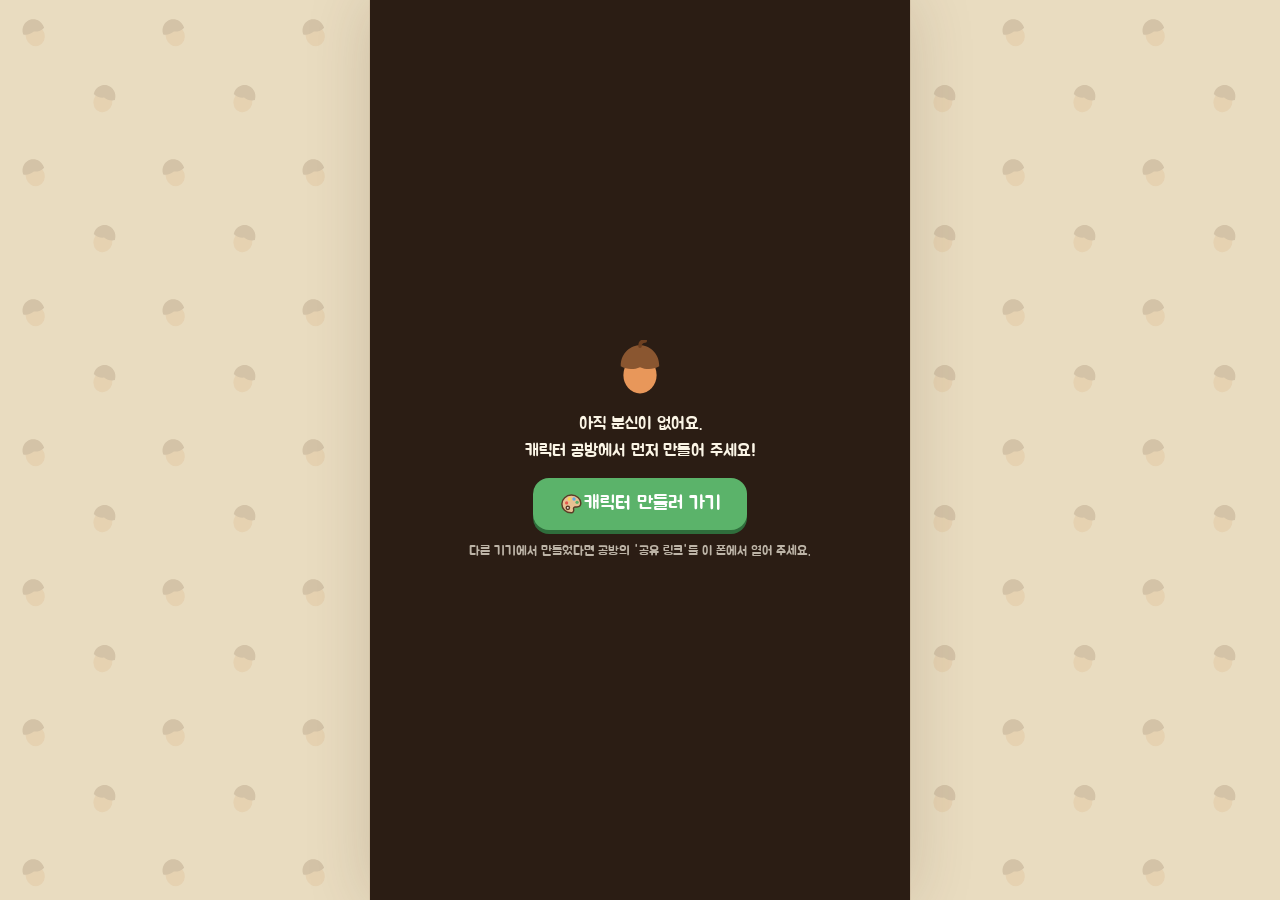
<file: day.html>
<!doctype html>
<html lang="ko">
<head>
<meta charset="utf-8">
<meta name="viewport" content="width=device-width, initial-scale=1, viewport-fit=cover">
<title>직장의 숲 · 하루</title>
<meta name="description" content="직장의 숲 — 내가 일하면 같이 일하고, 내가 쉬면 같이 쉬는 내 분신">
<meta name="theme-color" content="#fbf5e6">
<meta name="apple-mobile-web-app-capable" content="yes">
<meta name="apple-mobile-web-app-status-bar-style" content="default">
<meta name="mobile-web-app-capable" content="yes">
<meta name="apple-mobile-web-app-title" content="직장의 숲">
<link rel="icon" href="data:image/svg+xml,%3Csvg xmlns='http://www.w3.org/2000/svg' viewBox='0 0 64 64'%3E%3Cellipse cx='32' cy='40' rx='19' ry='21' fill='%23e8975a'/%3E%3Cpath d='M10 30C10 14 22 6 32 6s22 8 22 24c-7 4-15 4-22 1-7 3-15 3-22-1z' fill='%238a5630'/%3E%3Cpath d='M32 7c0-4 2-6 6-6' stroke='%236c3f20' stroke-width='4' fill='none' stroke-linecap='round'/%3E%3C/svg%3E">
<link rel="manifest" href="manifest.json">
<link rel="apple-touch-icon" href="icons/apple-touch-icon.png">
<link rel="preconnect" href="https://fonts.googleapis.com">
<link rel="preconnect" href="https://fonts.gstatic.com" crossorigin>
<link rel="stylesheet" href="https://fonts.googleapis.com/css2?family=Jua&display=swap">
<link rel="stylesheet" href="css/day.css">
<script type="importmap">
{ "imports": { "three": "./vendor/three/three.module.js", "three/addons/": "./vendor/three/addons/" } }
</script>
<script>
  /* ?test=1: errors -> title "ERR: ..." (screenshot tool), "READY" when the first scene is up */
  (function () {
    var TEST = new URLSearchParams(location.search).get('test') === '1';
    window.__day = { test: TEST, errors: [] };
    function report(msg) {
      msg = String(msg || 'unknown error');
      if (/ResizeObserver loop/.test(msg)) return;
      window.__day.errors.push(msg);
      if (TEST) document.title = 'ERR: ' + msg.slice(0, 120);
    }
    window.addEventListener('error', function (e) {
      if (e && e.target && e.target !== window && (e.target.tagName === 'LINK' || e.target.tagName === 'IMG')) return;
      report((e && (e.message || (e.error && e.error.message))) || 'script error');
    });
    window.addEventListener('unhandledrejection', function (e) {
      var r = e && e.reason;
      report('unhandled rejection: ' + ((r && (r.stack || r.message)) || r));
    });
  })();
</script>
</head>
<body>
<main class="day" id="day" data-mode="loading">
  <div class="world" id="world" aria-hidden="true"></div>

  <!-- top: who, acorns, time -->
  <header class="hud" id="hud">
    <div class="hud-top">
      <div class="who" id="who"><span class="who-name" id="whoName">새내기</span><span class="who-sub" id="whoSub"></span></div>
      <button type="button" class="icon-btn" id="btnSettings" aria-label="설정" data-icon="gear"></button>
    </div>
    <div class="card">
      <div class="acorns">
        <span class="acorns-lb" id="acornLb">오늘 받은 도토리</span>
        <span class="acorns-n"><span class="acorn-ic" aria-hidden="true"></span><b id="acornN">0</b></span>
      </div>
      <div class="side">
        <span class="side-lb" id="sideLb">모은 도토리</span>
        <b class="side-v" id="sideV">0</b>
      </div>
      <div class="gauge" id="gauge" hidden>
        <span class="ac gauge-ic" aria-hidden="true"></span>
        <div class="gauge-bar"><i id="gaugeFill"></i></div>
        <span class="gauge-lb" id="gaugeLb">다음 도토리까지</span>
      </div>
      <div class="hp" id="hp" data-level="high">
        <span class="hp-ic" aria-hidden="true" data-icon="bolt"></span>
        <div class="hp-bar" role="progressbar" aria-label="체력" aria-valuemin="0" aria-valuemax="100" id="hpBar"><i id="hpFill"></i></div>
        <span class="hp-lb"><span id="hpLb">체력</span> <b id="hpV">100</b></span>
      </div>
    </div>
    <p class="status" id="status" aria-live="polite"></p>
  </header>

  <span class="plus" id="plus" aria-hidden="true">+1</span>

  <!-- bottom: the one button -->
  <footer class="bar" id="bar">
    <p class="bar-note" id="barNote"></p>
    <div class="bar-row">
      <button type="button" class="nap" id="btnNap" hidden><span class="go-ic" id="napIc" aria-hidden="true" data-icon="zzz"></span><span id="napLb">잠자기</span></button>
      <button type="button" class="go" id="btnGo"><span class="go-ic" id="goIc" aria-hidden="true" data-icon="train"></span><span id="goLb">출근하기</span></button>
    </div>
  </footer>

  <!-- ride -->
  <div class="ride" id="ride" hidden>
    <div class="led" aria-live="polite"><span class="led-text" id="ledText">이번 역은 직장의숲, 직장의숲 역입니다</span></div>
    <p class="ride-skip">화면을 누르면 건너뛰어요</p>
  </div>

  <div class="iris" id="iris" aria-hidden="true"></div>

  <!-- sheets -->
  <div class="sheet-wrap" id="sheetWrap" hidden>
    <div class="sheet" id="sheet" role="dialog" aria-modal="true" aria-labelledby="sheetTitle"></div>
  </div>

  <div class="loading" id="loading">
    <div class="loading-acorn" aria-hidden="true"></div>
    <p id="loadingText">분신이 일어나는 중…</p>
  </div>
</main>
<script type="module" src="js/day/app.js"></script>
<script>
  /* installable app: keep working offline after one visit (needs https or localhost) */
  if ('serviceWorker' in navigator && window.isSecureContext) {
    addEventListener('load', function () { navigator.serviceWorker.register('sw.js').catch(function () {}); });
  }
</script>
</body>
</html>
</file>
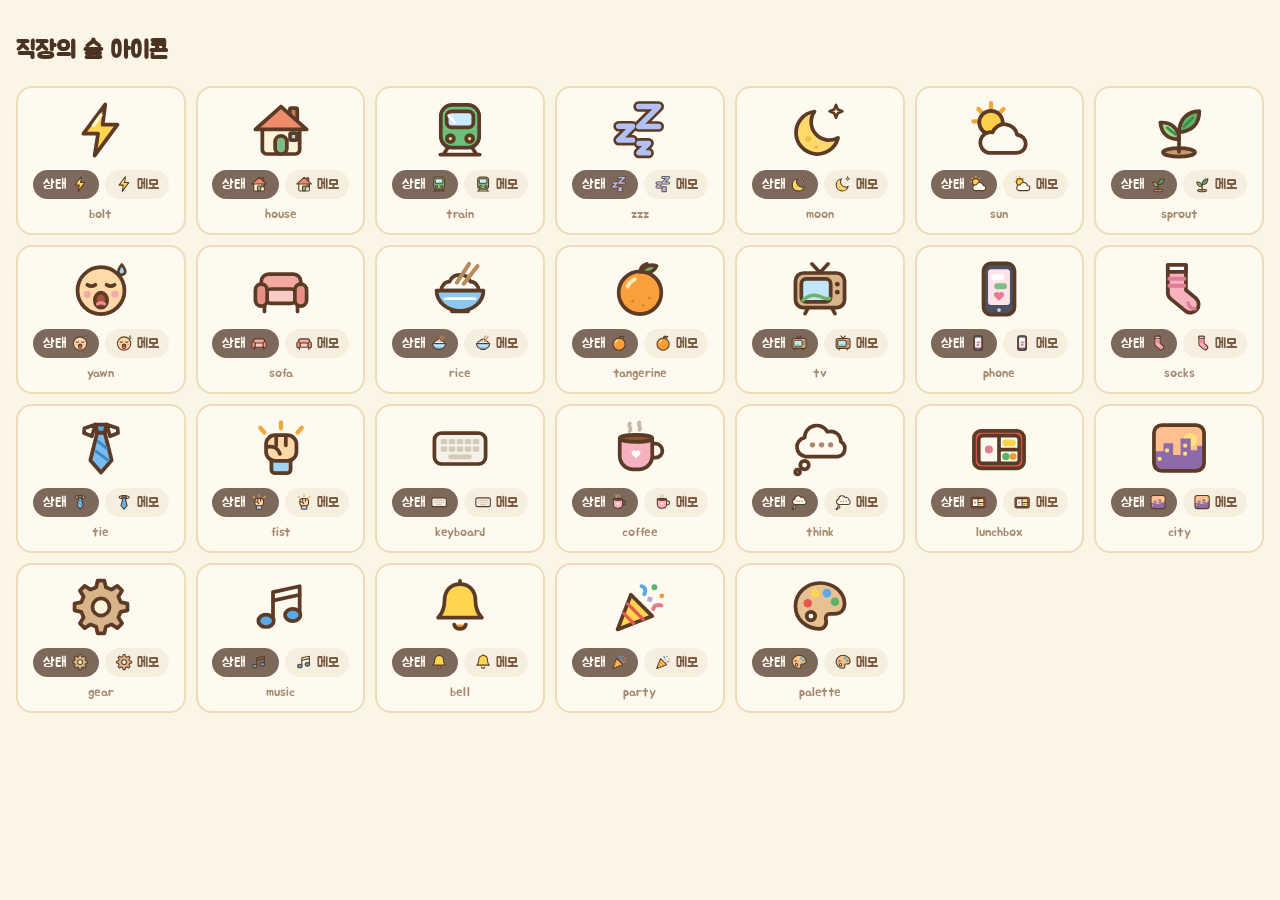
<file: dev/icons.html>
<!doctype html><html lang="ko"><head><meta charset="utf-8"><title>LOADING</title>
<meta name="viewport" content="width=device-width, initial-scale=1">
<link rel="stylesheet" href="https://fonts.googleapis.com/css2?family=Jua&display=swap">
<link rel="stylesheet" href="../css/day.css">
<style>
  html, body { height: auto; overflow: auto; background: #fbf5e6; }
  body { padding: 16px; font-family: Jua, sans-serif; color: #4a3323; }
  .grid { display: grid; grid-template-columns: repeat(auto-fill, minmax(150px, 1fr)); gap: 10px; }
  .cell { background: #fffaf0; border: 2px solid #ecdcb9; border-radius: 16px; padding: 10px; display: flex; flex-direction: column; align-items: center; gap: 8px; }
  .big .ic { width: 64px; height: 64px; }
  .row { display: flex; gap: 6px; align-items: center; flex-wrap: wrap; justify-content: center; }
  .pill { padding: 5px 10px; border-radius: 999px; background: rgba(74, 51, 35, 0.72); color: #fffaf0; font-size: 14px; }
  .note { padding: 5px 10px; border-radius: 999px; background: #f6efe0; font-size: 14px; color: #7a5d45; }
  .name { font-size: 13px; color: #a68b70; }
</style>
</head><body>
<h2>직장의 숲 아이콘</h2>
<div class="grid" id="grid"></div>
<script type="module">
/* Dev page: every icon in js/day/icons.js, large and on the backgrounds it sits on. */
import { ICONS, rich } from '../js/day/icons.js';
const grid = document.getElementById('grid');
grid.innerHTML = Object.keys(ICONS).map((k) => `
  <div class="cell">
    <div class="big">${ICONS[k]}</div>
    <div class="row"><span class="pill">${rich('상태 :' + k + ':')}</span><span class="note">${rich(':' + k + ': 메모')}</span></div>
    <span class="name">${k}</span>
  </div>`).join('');
document.title = 'READY';
</script></body></html>
</file>
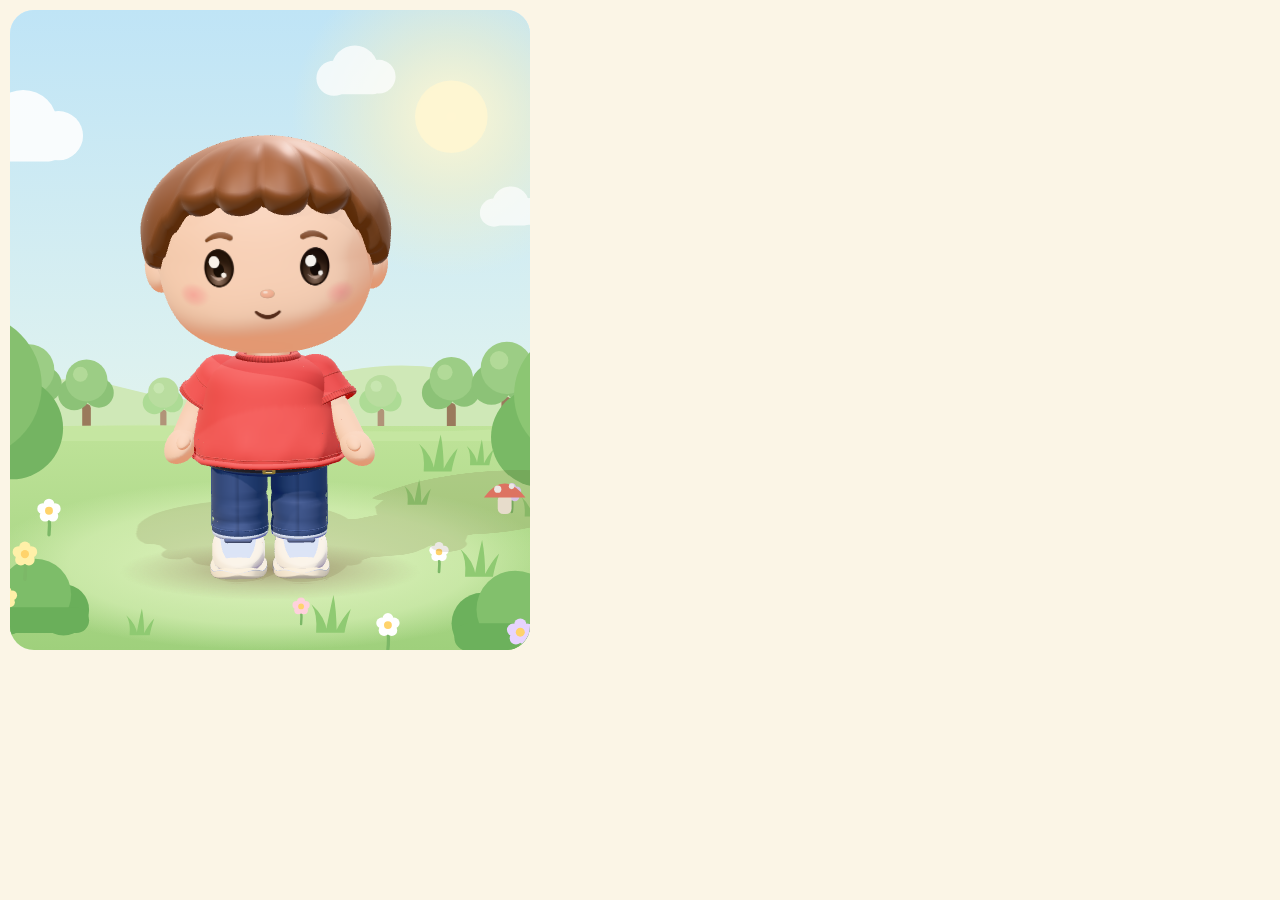
<file: dev/stage.html>
<!doctype html><html lang="ko"><head><meta charset="utf-8"><title>LOADING</title>
<style>body{margin:0;background:#fbf5e6;font-family:system-ui} #st{width:520px;height:640px;margin:10px;border-radius:24px;overflow:hidden;background:linear-gradient(#cdeeff,#eaf7df)} </style>
<script type="importmap">{ "imports": { "three": "../vendor/three/three.module.js", "three/addons/": "../vendor/three/addons/" } }</script>
</head><body><div id="st"></div>
<script type="module">
/* Dev page: live Stage. ?seed=N random state, ?frame=<FRAMES key>, ?state=<encoded> */
import { CC } from '../js/cc.js';
import { Stage } from '../js/char3d.js';
for (const f of ['hair','face','clothes','extras']) { try { await import(`../js/parts/${f}.js`); } catch (e) {} }
const q = new URLSearchParams(location.search);
const st = new Stage(document.getElementById('st'));
let s = q.get('state') ? CC.decodeState(q.get('state')) : q.get('seed') ? CC.randomState(CC.rng(+q.get('seed'))) : CC.defaultState();
await st.setState(s);
if (q.get('frame')) st.setFrame(q.get('frame'));
window.stage = st;
setTimeout(() => (document.title = 'READY'), 1200);
</script></body></html>
</file>
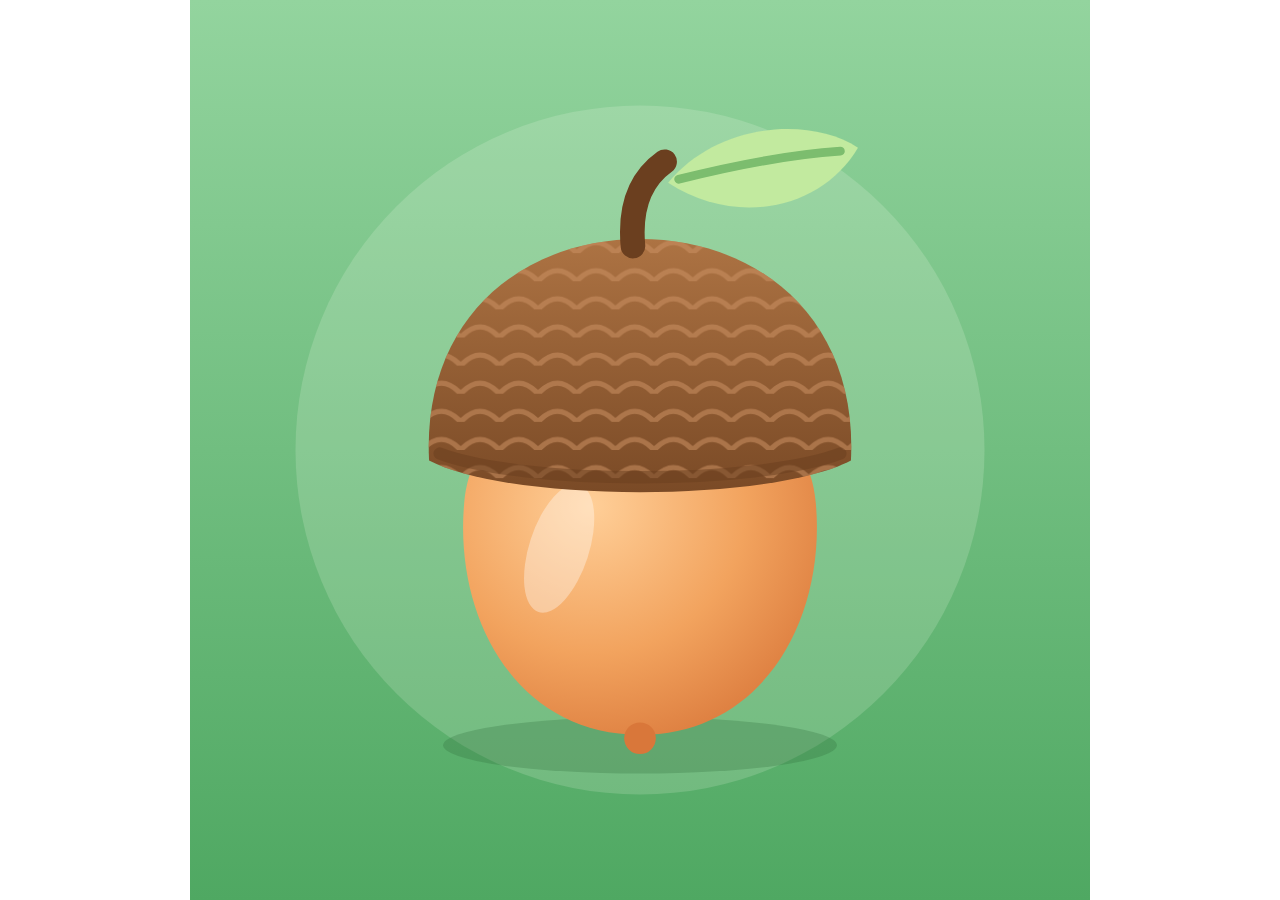
<file: tools/icon.html>
<!doctype html><html><head><meta charset="utf-8"><title>LOADING</title>
<style>html,body{margin:0;height:100%;background:transparent}img{display:block;width:100vw;height:100vh}</style></head>
<body><img src="../icons/icon.svg" alt="">
<script>
/* Renders icons/icon.svg full window, for making the PNG sizes:
 *   node tools/shot.mjs tools/icon.html icons/icon-512.png --w 512 --h 512 --dpr 1   (also 192, 180) */
document.querySelector('img').onload = () => (document.title = 'READY');
</script></body></html>
</file>
<file: css/day.css>
/* 직장의 숲 · 하루 — phone-first, portrait. Shares the workshop's cozy forest palette. */

:root {
  --cream: #fbf5e6;
  --paper: #fffaf0;
  --paper-2: #fff3da;
  --line: #ecdcb9;
  --line-2: #dcc597;
  --ink: #4a3323;
  --ink-2: #7a5d45;
  --ink-3: #a68b70;
  --green: #5bb36a;
  --green-d: #3f8f4f;
  --green-dd: #2f6e3c;
  --wood: #a8754a;
  --wood-d: #7a5232;
  --wood-l: #d9b48a;
  --yellow: #f6d04d;
  --yellow-d: #d4a52a;
  --sky-d: #5aa9e6;
  --pink-d: #e07d93;
  --night: #2b1d14;
  --font: 'Jua', 'Apple SD Gothic Neo', 'Malgun Gothic', 'Noto Sans KR', system-ui, sans-serif;
  --bounce: cubic-bezier(0.3, 1.6, 0.5, 1);
  --acorn: url("data:image/svg+xml,%3Csvg xmlns='http://www.w3.org/2000/svg' viewBox='0 0 64 64'%3E%3Cellipse cx='32' cy='40' rx='19' ry='21' fill='%23e8975a'/%3E%3Cpath d='M10 30C10 14 22 6 32 6s22 8 22 24c-7 4-15 4-22 1-7 3-15 3-22-1z' fill='%238a5630'/%3E%3Cpath d='M32 7c0-4 2-6 6-6' stroke='%236c3f20' stroke-width='4' fill='none' stroke-linecap='round'/%3E%3C/svg%3E");
  --safe-t: env(safe-area-inset-top, 0px);
  --safe-b: env(safe-area-inset-bottom, 0px);
}

*,
*::before,
*::after {
  box-sizing: border-box;
}

html,
body {
  margin: 0;
  height: 100%;
  overflow: hidden;
  background: var(--cream);
  color: var(--ink);
  font-family: var(--font);
  -webkit-font-smoothing: antialiased;
  -webkit-tap-highlight-color: transparent;
  overscroll-behavior: none;
}

button,
input,
select {
  font: inherit;
  color: inherit;
}

button {
  cursor: pointer;
}

[hidden] {
  display: none !important;
}

/* on tablets and PCs the screen stays phone-shaped (at most 60% as wide as it is tall),
   centred on a quiet acorn backdrop; phones are narrower than that and fill the screen */
body {
  background: #e9dcc0
    url("data:image/svg+xml,%3Csvg xmlns='http://www.w3.org/2000/svg' width='140' height='140' viewBox='0 0 140 140'%3E%3Cg opacity='.16'%3E%3Cg transform='translate(18 16) scale(.5) rotate(-18 32 32)'%3E%3Cellipse cx='32' cy='40' rx='19' ry='21' fill='%23d39a62'/%3E%3Cpath d='M10 30C10 14 22 6 32 6s22 8 22 24c-7 4-15 4-22 1-7 3-15 3-22-1z' fill='%235e3a20'/%3E%3C/g%3E%3Cg transform='translate(88 82) scale(.5) rotate(16 32 32)'%3E%3Cellipse cx='32' cy='40' rx='19' ry='21' fill='%23d39a62'/%3E%3Cpath d='M10 30C10 14 22 6 32 6s22 8 22 24c-7 4-15 4-22 1-7 3-15 3-22-1z' fill='%235e3a20'/%3E%3C/g%3E%3C/g%3E%3C/svg%3E")
    repeat;
}

.day {
  position: fixed;
  inset: 0;
  width: min(100vw, max(440px, 60vh));
  width: min(100vw, max(440px, 60dvh));
  height: 100dvh;
  margin: 0 auto;
  overflow: hidden;
  background: var(--cream);
  box-shadow: 0 0 0 1px rgba(122, 82, 50, 0.1), 0 0 60px rgba(74, 51, 35, 0.18);
  user-select: none;
  -webkit-user-select: none;
}

.world {
  position: absolute;
  inset: 0;
  background: #f4ecd8;
}
/* darker corners after dark at home (lamp-lit room); the scene sets --vignette 0..1 */
.world::after {
  content: '';
  position: absolute;
  inset: 0;
  pointer-events: none;
  background: radial-gradient(ellipse 85% 70% at 50% 55%, rgba(38, 20, 12, 0) 42%, rgba(38, 20, 12, 0.7) 100%);
  opacity: var(--vignette, 0);
  transition: opacity 1.5s ease;
}
.world canvas {
  display: block;
  width: 100%;
  height: 100%;
}

/* ============================================================ HUD */
.hud {
  position: absolute;
  left: 0;
  right: 0;
  top: 0;
  padding: calc(var(--safe-t) + 10px) 16px 0;
  display: flex;
  flex-direction: column;
  align-items: center;
  gap: 8px;
  pointer-events: none;
  transition: opacity 0.35s, transform 0.35s;
}
.hud > * {
  width: 100%;
  max-width: 440px;
  pointer-events: auto;
}

.hud-top {
  display: flex;
  align-items: center;
  justify-content: space-between;
  gap: 10px;
}

.who {
  display: inline-flex;
  align-items: baseline;
  gap: 6px;
  min-width: 0;
  padding: 6px 12px;
  border-radius: 999px;
  background: rgba(255, 250, 240, 0.92);
  box-shadow: 0 2px 0 var(--line-2);
}
.who-name {
  font-size: 17px;
  white-space: nowrap;
}
.who-sub {
  font-size: 13px;
  color: var(--ink-2);
  white-space: nowrap;
  overflow: hidden;
  text-overflow: ellipsis;
}

.icon-btn {
  flex: none;
  width: 40px;
  height: 40px;
  border: 0;
  border-radius: 50%;
  background: rgba(255, 250, 240, 0.86);
  box-shadow: 0 2px 0 var(--line-2);
  font-size: 19px;
  line-height: 1;
}
.icon-btn:active {
  transform: translateY(2px);
  box-shadow: none;
}

.card {
  display: grid;
  grid-template-columns: 1fr auto;
  align-items: end;
  gap: 4px 12px;
  padding: 12px 16px 12px;
  border-radius: 22px;
  background: rgba(255, 250, 240, 0.97);
  border: 2px solid var(--line);
  box-shadow: 0 4px 0 var(--line-2), 0 10px 24px rgba(74, 51, 35, 0.12);
}

.acorns {
  display: flex;
  flex-direction: column;
  min-width: 0;
}
.acorns-lb,
.side-lb {
  font-size: 13px;
  color: var(--ink-2);
}
.acorns-n {
  display: inline-flex;
  align-items: center;
  gap: 6px;
  font-size: 40px;
  line-height: 1.05;
  color: var(--wood-d);
  font-variant-numeric: tabular-nums;
}
.acorn-ic {
  width: 34px;
  height: 34px;
  background: var(--acorn) center / contain no-repeat;
  flex: none;
}
/* the app's own icons (js/day/icons.js) sit in text like a letter */
.ic {
  display: inline-block;
  width: 1.3em;
  height: 1.3em;
  vertical-align: -0.3em;
  flex: none;
  overflow: visible;
}

/* inline acorn (the 🌰 emoji is a chestnut) */
.ac {
  display: inline-block;
  width: 1.05em;
  height: 1.05em;
  vertical-align: -0.18em;
  background: var(--acorn) center / contain no-repeat;
}
.acorns-n.bump b {
  animation: bump 0.5s var(--bounce);
  display: inline-block;
}
@keyframes bump {
  0% {
    transform: scale(1);
  }
  40% {
    transform: scale(1.18);
  }
  100% {
    transform: scale(1);
  }
}

.side {
  display: flex;
  flex-direction: column;
  align-items: flex-end;
  text-align: right;
}
.side-v {
  font-size: 22px;
  font-weight: normal;
  font-variant-numeric: tabular-nums;
  color: var(--ink);
}
.side-v.ot {
  color: #c25a3b;
}

.gauge {
  grid-column: 1 / -1;
  display: flex;
  align-items: center;
  gap: 10px;
  margin-top: 4px;
}
.gauge-bar {
  flex: 1;
  height: 10px;
  border-radius: 99px;
  background: #f0e3c6;
  overflow: hidden;
  box-shadow: inset 0 1px 2px rgba(74, 51, 35, 0.15);
}
.gauge-bar i {
  display: block;
  height: 100%;
  width: 0;
  border-radius: inherit;
  background: linear-gradient(90deg, #e8975a, #f6b26b);
  transition: width 0.25s linear;
}
.gauge-bar i.reset {
  transition: none;
}
.gauge-lb {
  flex: none;
  font-size: 12px;
  color: var(--ink-2);
}
.gauge-ic {
  flex: none;
  font-size: 14px;
  vertical-align: 0;
}
.gauge,
.hp {
  gap: 8px;
}

/* stamina: drains at work (twice as fast in overtime), refills at home */
.hp {
  grid-column: 1 / -1;
  display: flex;
  align-items: center;
  gap: 8px;
  margin-top: 4px;
  --hp: #5bb36a;
  --hp-2: #8fd17a;
}
.hp[data-level='mid'] {
  --hp: #e0a92e;
  --hp-2: #f6d04d;
}
.hp[data-level='low'] {
  --hp: #d9533f;
  --hp-2: #f08a6c;
}
.hp-ic {
  flex: none;
  font-size: 14px;
  line-height: 1;
}
.hp-bar {
  position: relative;
  flex: 1;
  height: 12px;
  border-radius: 99px;
  background: #f0e3c6;
  overflow: hidden;
  box-shadow: inset 0 1px 2px rgba(74, 51, 35, 0.15);
}
.hp-bar i {
  display: block;
  height: 100%;
  width: 100%;
  border-radius: inherit;
  background: linear-gradient(90deg, var(--hp), var(--hp-2));
  transition: width 0.4s ease-out, background 0.4s;
}
/* overtime: diagonal stripes slide along (draining twice as fast) */
.hp[data-trend='fast'] .hp-bar i {
  background-image: repeating-linear-gradient(-45deg, rgba(255, 255, 255, 0.28) 0 6px, transparent 6px 12px), linear-gradient(90deg, var(--hp), var(--hp-2));
  background-size: 17px 100%, 100% 100%;
  animation: hp-drain 0.8s linear infinite;
}
@keyframes hp-drain {
  to {
    background-position: -17px 0, 0 0;
  }
}
/* recovering at home: a soft shine moves across */
.hp[data-trend='up'] .hp-bar i {
  background-image: linear-gradient(90deg, transparent 0 40%, rgba(255, 255, 255, 0.45) 50%, transparent 60% 100%), linear-gradient(90deg, var(--hp), var(--hp-2));
  background-size: 250% 100%, 100% 100%;
  animation: hp-shine 2.4s ease-in-out infinite;
}
@keyframes hp-shine {
  from {
    background-position: 100% 0, 0 0;
  }
  to {
    background-position: -150% 0, 0 0;
  }
}
.hp[data-level='low'][data-trend='down'] .hp-bar,
.hp[data-level='low'][data-trend='fast'] .hp-bar {
  animation: hp-blink 1.2s ease-in-out infinite;
}
@keyframes hp-blink {
  50% {
    box-shadow: inset 0 1px 2px rgba(74, 51, 35, 0.15), 0 0 0 2px rgba(217, 83, 63, 0.45);
  }
}
.hp-lb {
  flex: none;
  font-size: 12px;
  color: var(--ink-2);
  white-space: nowrap;
}
.hp-lb b {
  display: inline-block;
  min-width: 2ch;
  font-weight: normal;
  font-size: 15px;
  color: var(--hp);
  text-align: right;
  font-variant-numeric: tabular-nums;
}
@media (prefers-reduced-motion: reduce) {
  .hp .hp-bar,
  .hp .hp-bar i {
    animation: none !important;
  }
}

.status {
  margin: 0;
  width: auto !important;
  max-width: 90% !important;
  align-self: center;
  padding: 6px 14px;
  border-radius: 999px;
  background: rgba(74, 51, 35, 0.72);
  color: #fffaf0;
  font-size: 14px;
  text-align: center;
  transition: opacity 0.3s;
}
.status:empty {
  opacity: 0;
}

.plus {
  position: absolute;
  left: 50%;
  top: 40%;
  font-size: 26px;
  color: var(--wood-d);
  text-shadow: 0 2px 0 #fff, 0 0 8px #fff;
  opacity: 0;
  pointer-events: none;
  transform: translate(-50%, 0);
}
.plus.show {
  animation: plus 1.1s ease-out;
}
@keyframes plus {
  0% {
    opacity: 0;
    transform: translate(-50%, 10px) scale(0.8);
  }
  20% {
    opacity: 1;
    transform: translate(-50%, 0) scale(1.1);
  }
  100% {
    opacity: 0;
    transform: translate(-50%, -40px) scale(1);
  }
}

/* ============================================================ bottom bar */
.bar {
  position: absolute;
  left: 0;
  right: 0;
  bottom: 0;
  padding: 0 16px calc(var(--safe-b) + 16px);
  display: flex;
  flex-direction: column;
  align-items: center;
  gap: 8px;
  pointer-events: none;
  transition: opacity 0.35s, transform 0.35s;
}
.bar > * {
  pointer-events: auto;
}
.bar-note {
  margin: 0;
  padding: 5px 12px;
  border-radius: 999px;
  background: rgba(255, 250, 240, 0.86);
  font-size: 14px;
  color: var(--ink-2);
}
.bar-note:empty {
  display: none;
}

/* the bed button and the big button, side by side */
.bar-row {
  width: 100%;
  max-width: 420px;
  display: flex;
  align-items: stretch;
  gap: 10px;
}
.nap {
  flex: none;
  min-width: 84px;
  min-height: 64px;
  padding: 0 10px;
  display: inline-flex;
  flex-direction: column;
  align-items: center;
  justify-content: center;
  gap: 2px;
  border: 0;
  border-radius: 22px;
  background: #7f8fd0;
  color: #fff;
  font-size: 15px;
  box-shadow: 0 6px 0 #56639c, 0 12px 24px rgba(70, 84, 140, 0.28);
  transition: transform 0.1s, box-shadow 0.1s, background 0.2s;
}
.nap[hidden] {
  display: none;
}
.nap:active {
  transform: translateY(5px);
  box-shadow: 0 1px 0 #56639c;
}
.nap[data-kind='wake'] {
  background: #f0b34a;
  box-shadow: 0 6px 0 #c2852a, 0 12px 24px rgba(194, 133, 42, 0.28);
}
.nap[data-kind='wake']:active {
  box-shadow: 0 1px 0 #c2852a;
}
.go {
  flex: 1;
  min-width: 0;
  width: 100%;
  max-width: 420px;
  min-height: 64px;
  display: inline-flex;
  align-items: center;
  justify-content: center;
  gap: 10px;
  border: 0;
  border-radius: 22px;
  background: var(--green);
  color: #fff;
  font-size: 24px;
  box-shadow: 0 6px 0 var(--green-dd), 0 12px 24px rgba(47, 110, 60, 0.3);
  transition: transform 0.1s, box-shadow 0.1s, background 0.2s;
}
.go:active {
  transform: translateY(5px);
  box-shadow: 0 1px 0 var(--green-dd);
}
.go[data-kind='out'] {
  background: #e8975a;
  box-shadow: 0 6px 0 #b8683a, 0 12px 24px rgba(184, 104, 58, 0.3);
}
.go[data-kind='out']:active {
  box-shadow: 0 1px 0 #b8683a;
}
.go:disabled {
  filter: grayscale(0.4);
  opacity: 0.7;
}
/* resting at home: the button shows how long is left and cannot clock in */
.go[data-kind='rest'] {
  background: #8fa3c4;
  box-shadow: 0 6px 0 #66789a, 0 12px 24px rgba(80, 96, 130, 0.25);
  font-size: 21px;
  font-variant-numeric: tabular-nums;
}
.go[data-kind='rest']:active {
  transform: translateY(2px);
  box-shadow: 0 4px 0 #66789a;
}
.bar-note.nudge {
  animation: nudge 0.45s ease-in-out;
  color: var(--ink);
}
@keyframes nudge {
  20%,
  60% {
    transform: translateX(-6px);
  }
  40%,
  80% {
    transform: translateX(6px);
  }
}
.go-ic {
  font-size: 26px;
}

/* hide the HUD while riding / loading */
.day[data-mode='ride'] .hud,
.day[data-mode='loading'] .hud {
  opacity: 0;
  transform: translateY(-20px);
  pointer-events: none;
}
.day[data-mode='ride'] .bar,
.day[data-mode='loading'] .bar {
  opacity: 0;
  transform: translateY(20px);
  pointer-events: none;
}
.day[data-mode='ride'] .hud > *,
.day[data-mode='ride'] .bar > * {
  pointer-events: none;
}

/* ============================================================ ride */
.ride {
  position: absolute;
  inset: 0;
  display: flex;
  flex-direction: column;
  align-items: center;
  justify-content: space-between;
  padding: calc(var(--safe-t) + 18px) 16px calc(var(--safe-b) + 22px);
  cursor: pointer;
}
.led {
  width: 100%;
  max-width: 420px;
  overflow: hidden;
  padding: 10px 0;
  border-radius: 14px;
  background: #1d1a17;
  border: 3px solid #3d3630;
  box-shadow: 0 6px 18px rgba(0, 0, 0, 0.25);
}
.led-text {
  display: inline-block;
  padding-left: 100%;
  white-space: nowrap;
  color: #ffb43c;
  font-size: 20px;
  letter-spacing: 1px;
  text-shadow: 0 0 6px rgba(255, 170, 40, 0.8);
  animation: led 6s linear infinite;
}
@keyframes led {
  to {
    transform: translateX(-100%);
  }
}
.ride-skip {
  margin: 0;
  padding: 6px 14px;
  border-radius: 999px;
  background: rgba(43, 29, 20, 0.55);
  color: #fffaf0;
  font-size: 14px;
}

/* ============================================================ iris wipe */
.iris {
  --r: 0px;
  position: absolute;
  inset: 0;
  pointer-events: none;
  background: radial-gradient(circle at 50% 46%, transparent var(--r), var(--night) calc(var(--r) + 1.5px));
}
.iris.open {
  visibility: hidden;
}

/* ============================================================ loading */
.loading {
  position: absolute;
  inset: 0;
  display: flex;
  flex-direction: column;
  align-items: center;
  justify-content: center;
  gap: 14px;
  background: var(--night);
  color: #fbf5e6;
  font-size: 17px;
  transition: opacity 0.4s;
}
.loading.done {
  opacity: 0;
  pointer-events: none;
}
.loading-acorn {
  width: 56px;
  height: 56px;
  background: var(--acorn) center / contain no-repeat;
  animation: wobble 1s ease-in-out infinite;
}
@keyframes wobble {
  0%,
  100% {
    transform: rotate(-12deg) translateY(0);
  }
  50% {
    transform: rotate(12deg) translateY(-8px);
  }
}
.loading a:not(.btn) {
  color: var(--yellow);
}
.loading a.btn {
  color: #fff;
}

/* ============================================================ sheets */
.sheet-wrap {
  position: absolute;
  inset: 0;
  display: flex;
  align-items: flex-end;
  justify-content: center;
  padding: 16px 12px calc(var(--safe-b) + 12px);
  background: rgba(43, 29, 20, 0.45);
  animation: fade 0.25s;
}
@keyframes fade {
  from {
    opacity: 0;
  }
}
.sheet {
  width: 100%;
  max-width: 440px;
  max-height: 100%;
  overflow: auto;
  padding: 22px 20px 18px;
  border-radius: 26px;
  background: var(--paper);
  border: 2px solid var(--line);
  box-shadow: 0 6px 0 var(--line-2), 0 20px 50px rgba(43, 29, 20, 0.3);
  animation: rise 0.35s var(--bounce);
  user-select: text;
  -webkit-user-select: text;
}
@keyframes rise {
  from {
    transform: translateY(40px);
    opacity: 0;
  }
}
.sheet h2 {
  margin: 0 0 6px;
  font-size: 23px;
  font-weight: normal;
}
.sheet p {
  margin: 0 0 14px;
  color: var(--ink-2);
  line-height: 1.5;
}
.sheet .btns {
  display: flex;
  flex-direction: column;
  gap: 10px;
  margin-top: 18px;
}
.btn {
  min-height: 52px;
  border: 0;
  border-radius: 16px;
  font-size: 19px;
  background: var(--green);
  color: #fff;
  box-shadow: 0 4px 0 var(--green-dd);
}
.btn:active {
  transform: translateY(3px);
  box-shadow: 0 1px 0 var(--green-dd);
}
.btn.warm {
  background: #e8975a;
  box-shadow: 0 4px 0 #b8683a;
}
.btn.ghost {
  background: var(--paper-2);
  color: var(--ink-2);
  box-shadow: 0 3px 0 var(--line-2);
}
a.btn {
  display: flex;
  align-items: center;
  justify-content: center;
  text-decoration: none;
}

.form {
  display: grid;
  gap: 14px;
}
.row {
  display: grid;
  grid-template-columns: 1fr 1fr;
  gap: 10px;
}
.field {
  display: flex;
  flex-direction: column;
  gap: 6px;
  font-size: 14px;
  color: var(--ink-2);
}
.field input[type='time'] {
  min-height: 50px;
  padding: 8px 12px;
  border-radius: 14px;
  border: 2px solid var(--line);
  background: #fff;
  font-size: 20px;
  color: var(--ink);
}
.days {
  display: flex;
  gap: 6px;
  flex-wrap: wrap;
}
.days label {
  position: relative;
}
.days input {
  position: absolute;
  opacity: 0;
  inset: 0;
}
.days span {
  display: inline-flex;
  align-items: center;
  justify-content: center;
  width: 40px;
  height: 40px;
  border-radius: 50%;
  border: 2px solid var(--line);
  background: #fff;
  font-size: 16px;
  color: var(--ink-2);
}
.days input:checked + span {
  background: var(--green);
  border-color: var(--green-d);
  color: #fff;
}
.days input:focus-visible + span {
  outline: 3px solid var(--sky-d);
}
.toggle-row {
  display: flex;
  align-items: center;
  justify-content: space-between;
  font-size: 16px;
}
.toggle-row input {
  width: 22px;
  height: 22px;
  accent-color: var(--green);
}
/* a volume: icon, name, slider, number */
.vol-row {
  display: grid;
  grid-template-columns: 22px 5.2em 1fr 2.2em;
  align-items: center;
  gap: 8px;
  font-size: 16px;
}
.vol-row .ic {
  width: 22px;
  height: 22px;
}
.vol-row input[type='range'] {
  width: 100%;
  min-width: 0;
  height: 28px;
  accent-color: var(--green);
}
.vol-row output {
  text-align: right;
  font-variant-numeric: tabular-nums;
  color: var(--ink-3);
}
.hint {
  font-size: 13px;
  color: var(--ink-3);
}

/* summary rows (clock-out confirm) */
.facts {
  display: grid;
  grid-template-columns: 1fr auto;
  gap: 6px 12px;
  padding: 12px 14px;
  border-radius: 16px;
  background: var(--paper-2);
  font-size: 16px;
}
.facts b {
  font-weight: normal;
  text-align: right;
  font-variant-numeric: tabular-nums;
}

/* ============================================================ receipt */
.receipt {
  position: relative;
  margin: 2px auto 0;
  padding: 18px 18px 26px;
  max-width: 330px;
  background: #fff;
  color: #3d2b1f;
  font-size: 16px;
  box-shadow: 0 2px 10px rgba(74, 51, 35, 0.15);
  --zig: radial-gradient(circle at 8px 0, transparent 7px, #fff 7.5px);
}
.receipt::after {
  content: '';
  position: absolute;
  left: 0;
  right: 0;
  bottom: -8px;
  height: 8px;
  background: var(--zig) 0 0 / 16px 8px repeat-x;
}
.receipt h3 {
  margin: 0;
  text-align: center;
  font-size: 20px;
  font-weight: normal;
}
.receipt .date {
  text-align: center;
  color: #8a7462;
  font-size: 14px;
  margin: 2px 0 10px;
}
.receipt hr {
  border: 0;
  border-top: 2px dashed #d8c7b1;
  margin: 10px 0;
}
.receipt dl {
  display: grid;
  grid-template-columns: 1fr auto;
  gap: 6px 10px;
  margin: 0;
}
.receipt dt {
  color: #6b5644;
}
.receipt dd {
  margin: 0;
  text-align: right;
  font-variant-numeric: tabular-nums;
}
.receipt .big dd {
  font-size: 22px;
  color: var(--wood-d);
}
.receipt .thanks {
  margin: 12px 0 0;
  text-align: center;
  color: var(--green-d);
  font-size: 18px;
}
.receipt .auto {
  margin: 10px 0 0;
  font-size: 13px;
  color: #a07a5a;
  text-align: center;
}

@media (prefers-reduced-motion: reduce) {
  *,
  *::before,
  *::after {
    animation-duration: 0.01ms !important;
    transition-duration: 0.01ms !important;
  }
}
</file>
